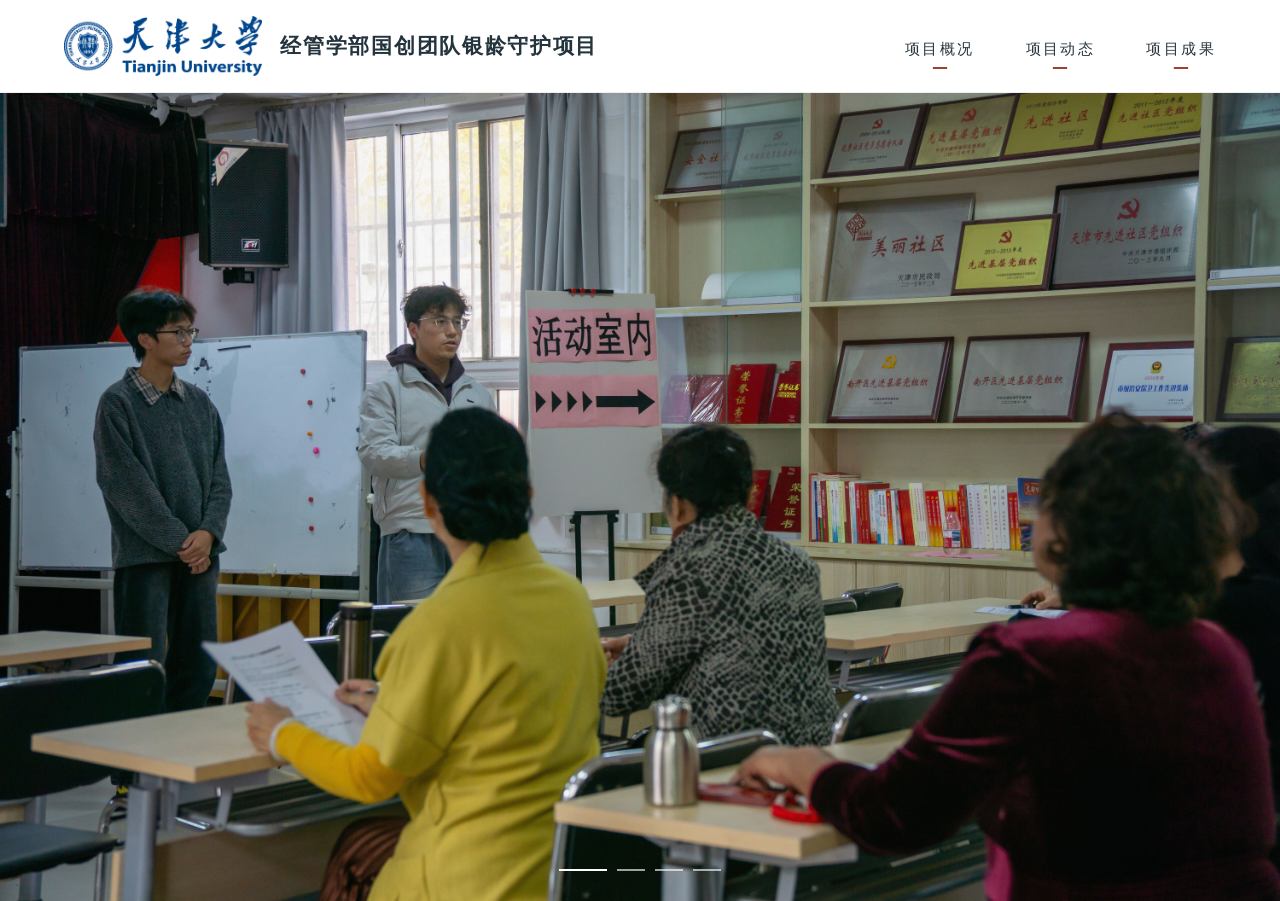
<file: Anti-fraudGuardian/index.html>
<!DOCTYPE html>
<html lang="zh-CN">
<head>
  <meta charset="UTF-8">
  <meta name="viewport" content="width=device-width, initial-scale=1.0">
  <meta name="theme-color" content="#ffffff">
  <title>经管学部国创团队银龄守护项目</title>
  <link rel="stylesheet" href="styles/home.css">
</head>
<body>
  <header class="site-header">
    <a class="brand" href="#" aria-label="银龄守护项目首页">
      <img
        class="brand-logo"
        src="images/tju_tp.png"
        alt="天津大学校徽"
      >
      <span class="brand-title">经管学部国创团队银龄守护项目</span>
    </a>

    <nav class="main-nav" aria-label="主导航">
      <a href="overview.html">项目概况</a>
      <a href="#" class="news-link">项目动态</a>
      <a href="results.html">项目成果</a>
    </nav>

    <button class="menu-button" type="button" aria-label="打开导航菜单" aria-expanded="false">
      <span></span>
      <span></span>
      <span></span>
    </button>
  </header>

  <main>
    <section class="hero-carousel" aria-label="项目图片轮播">
      <div class="carousel-track"></div>

      <button class="carousel-control carousel-prev" type="button" aria-label="上一张图片">
        <span aria-hidden="true">‹</span>
      </button>

      <button class="carousel-control carousel-next" type="button" aria-label="下一张图片">
        <span aria-hidden="true">›</span>
      </button>

      <div class="carousel-dots" aria-label="选择轮播图片"></div>
    </section>

    <span id="overview" class="anchor-target"></span>
    <span id="news" class="anchor-target"></span>
    <span id="results" class="anchor-target"></span>
  </main>

  <script src="scripts/home.js"></script>
  <script>
  document.querySelectorAll(".news-link").forEach((link) => {
    link.addEventListener("click", (event) => {
      event.preventDefault();
      alert("该页面还没有完工哦~看看别的吧");
    });
  });
</script>
</body>
</html>
</file>
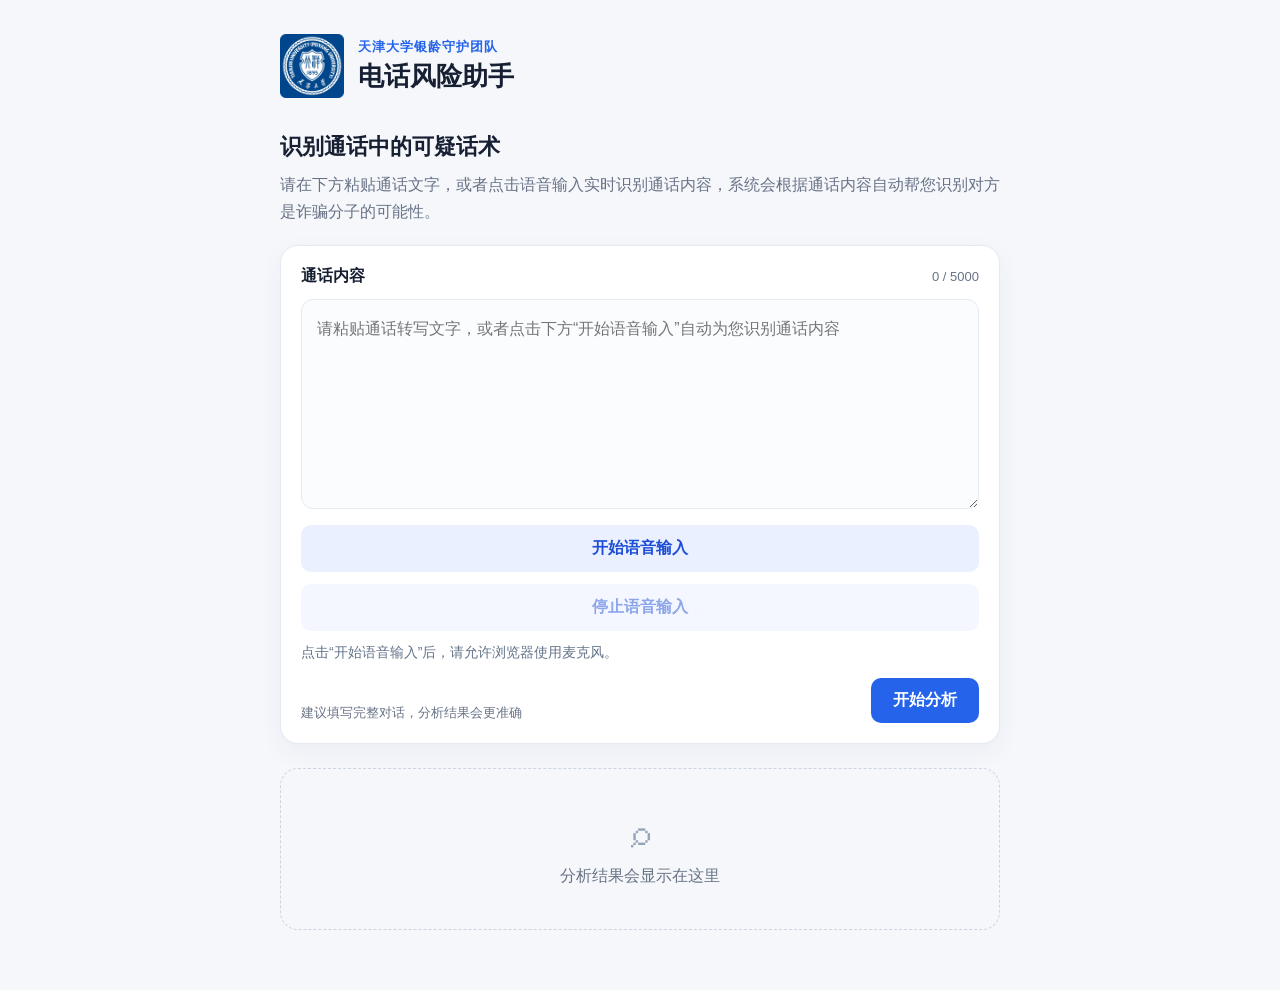
<file: Anti-fraudGuardian/call.html>
<!DOCTYPE html>
<html lang="zh-CN">
<head>
  <meta charset="UTF-8">
  <meta name="viewport" content="width=device-width, initial-scale=1.0">
  <meta name="theme-color" content="#f5f7fb">
  <title>天大银龄守护-电话风险助手</title>
  <link rel="stylesheet" href="styles/style.css">
</head>
<body>
  <main class="app">
    <header class="hero">
      <img
  class="logo"
  src="images/tju_badge_blue_padding.png"
  alt="天津大学校徽"
>
      <div>
        <p class="eyebrow">天津大学银龄守护团队</p>
        <h1>电话风险助手</h1>
      </div>
    </header>

    <section class="intro">
      <h2>识别通话中的可疑话术</h2>
      <p>
        请在下方粘贴通话文字，或者点击语音输入实时识别通话内容，系统会根据通话内容自动帮您识别对方是诈骗分子的可能性。
      </p>
    </section>

    <section class="input-card">
      <div class="section-title">
        <label for="transcript">通话内容</label>
        <span id="charCount">0 / 5000</span>
      </div>

      <textarea
        id="transcript"
        maxlength="5000"
        placeholder="请粘贴通话转写文字，或者点击下方“开始语音输入”自动为您识别通话内容"
      ></textarea>
    <div class="voice-controls">
      <button
        id="startVoiceButton"
        class="secondary-button"
        type="button"
      >
        开始语音输入
      </button>

      <button
        id="stopVoiceButton"
        class="secondary-button"
        type="button"
        disabled
      >
        停止语音输入
      </button>
    </div>

    <p id="voiceStatus" class="voice-status" role="status">
      点击“开始语音输入”后，请允许浏览器使用麦克风。
    </p>
      <div class="input-footer">
        <span class="hint">建议填写完整对话，分析结果会更准确</span>
        <button id="analyzeButton" class="primary-button">开始分析</button>
      </div>
    </section>

    <section id="emptyState" class="empty-state">
      <div class="empty-icon">⌕</div>
      <p>分析结果会显示在这里</p>
    </section>

    <section id="resultSection" class="result-section" hidden>
      <div id="riskCard" class="risk-card">
        <div class="risk-card-top">
          <div>
            <p class="result-label">综合判断</p>
            <h2 id="riskTitle">需要警惕</h2>
          </div>
          <div id="riskScore" class="risk-score">0</div>
        </div>
        <div class="score-track">
          <div id="scoreBar" class="score-bar"></div>
        </div>
        <p id="riskSummary" class="risk-summary"></p>
      </div>

      <div class="result-block">
        <div class="block-title">
          <span class="block-icon">标</span>
          <h3>可疑片段</h3>
        </div>
        <div id="highlightedText" class="highlighted-text"></div>
      </div>

      <div class="result-block">
        <div class="block-title">
          <span class="block-icon">!</span>
          <h3>风险线索</h3>
        </div>
        <div id="reasons" class="reasons"></div>
      </div>

      <div class="advice-card">
        <div class="block-title">
          <span class="block-icon">✓</span>
          <h3>建议</h3>
        </div>
        <p id="advice"></p>
      </div>

      <p class="disclaimer">
        本结果仅根据文字中的风险线索进行辅助判断，不能替代公安机关、银行或其他官方机构的判断。
      </p>

      <button id="resetButton" class="secondary-button">重新分析</button>
    </section>
  </main>

  <script src="scripts/app.js"></script>
  <script src="scripts/app.js"></script>
  <script src="scripts/voice.js"></script>
</body>
</html>
</file>
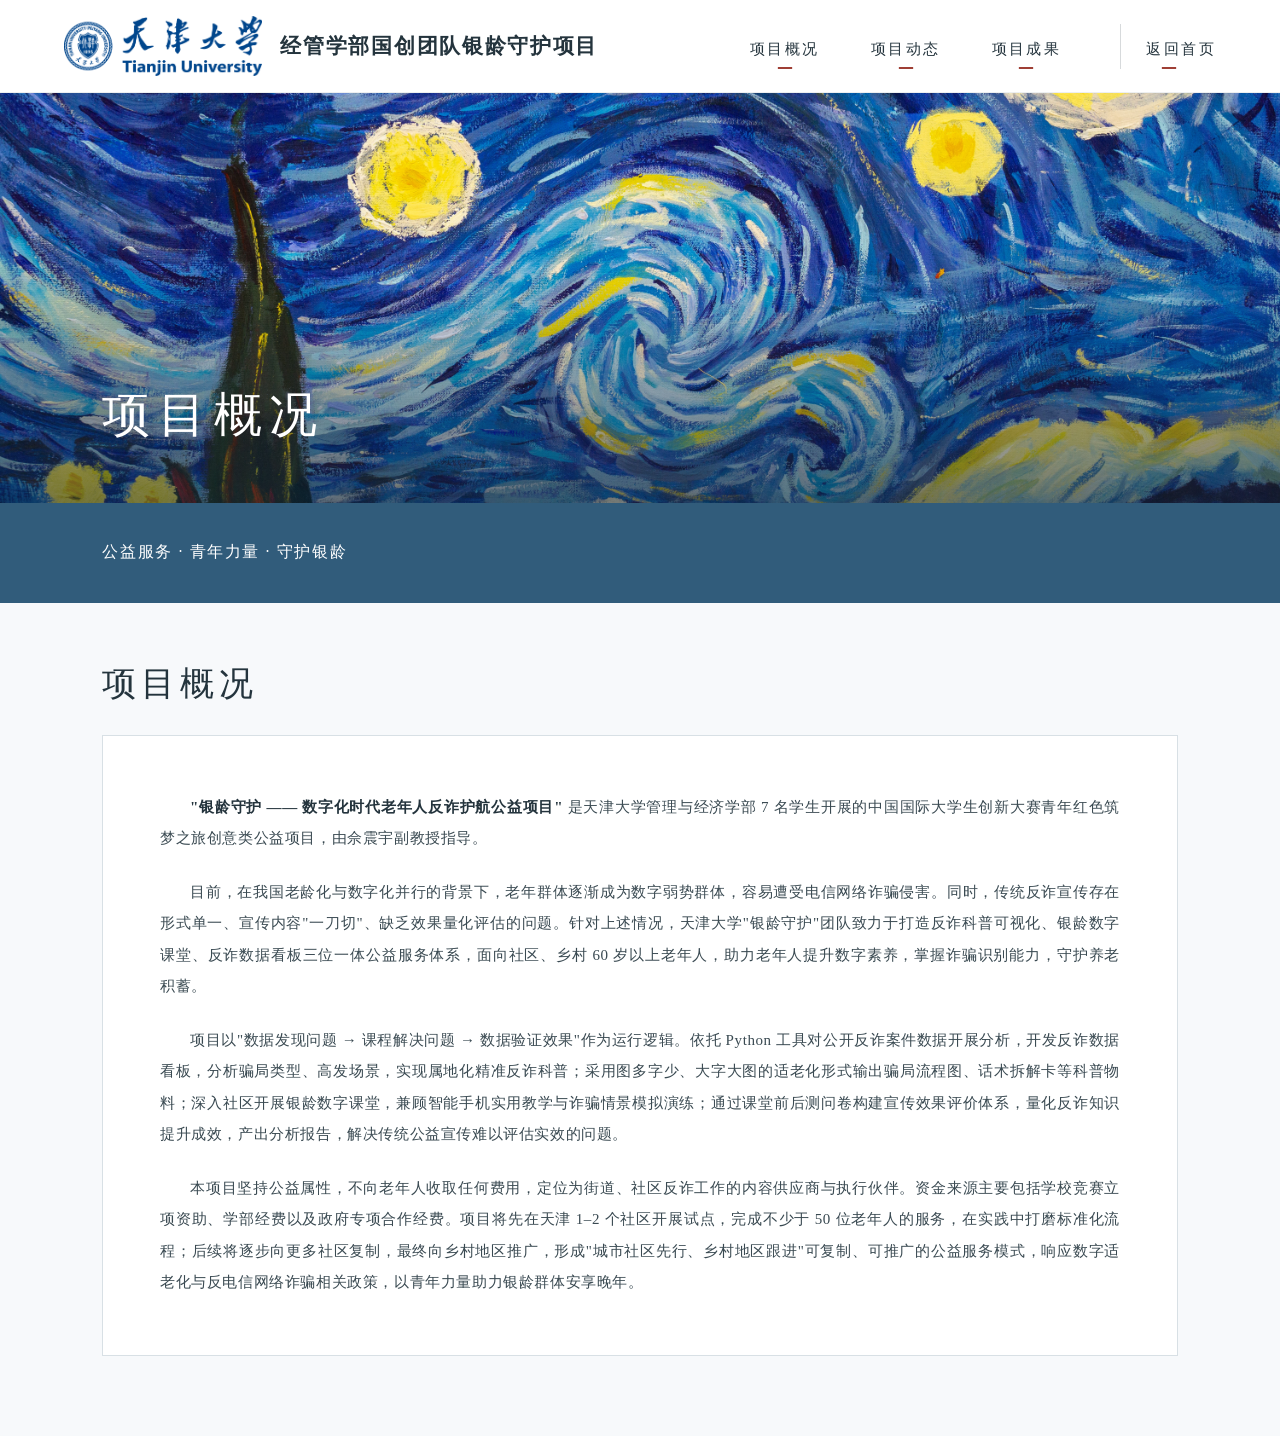
<file: Anti-fraudGuardian/overview.html>
<!DOCTYPE html>
<html lang="zh-CN">
<head>
  <meta charset="UTF-8">
  <meta name="viewport" content="width=device-width, initial-scale=1.0">
  <meta name="theme-color" content="#ffffff">

  <title>项目概况｜银龄守护</title>

  <link rel="stylesheet" href="styles/home.css">
  <link rel="stylesheet" href="styles/overview.css">
</head>
<body>
  <header class="site-header">
    <a class="brand" href="index.html" aria-label="返回银龄守护项目首页">
      <img
        class="brand-logo"
        src="images/tju_tp.png"
        alt="天津大学校徽"
      >
      <span class="brand-title">经管学部国创团队银龄守护项目</span>
    </a>

    <nav class="main-nav" aria-label="主导航">
      <a href="overview.html" class="current">项目概况</a>
      <a href="#" class="news-link">项目动态</a>
      <a href="results.html">项目成果</a>
      <a href="index.html" class="back-home">返回首页</a>
    </nav>

    <button
      class="menu-button"
      type="button"
      aria-label="打开导航菜单"
      aria-expanded="false"
    >
      <span></span>
      <span></span>
      <span></span>
    </button>
  </header>

  <main class="overview-page">
    <!-- 横幅图片与左下角标题 -->
    <section class="overview-banner" aria-label="项目概况">
      <img src="images/overviewimage.jpg" alt="">
      <h1>项目概况</h1>
    </section>

    <!-- 蓝色介绍区块 -->
    <section class="overview-intro">
      <p>公益服务 · 青年力量 · 守护银龄</p>
    </section>

    <!-- 文字内容区域 -->
    <section class="overview-content">
      <h2 class="overview-section-title">项目概况</h2>

      <div class="overview-frame">
        <div class="overview-text">
          <p style="text-indent:2em;">
            <strong>  "银龄守护 —— 数字化时代老年人反诈护航公益项目"</strong>
            是天津大学管理与经济学部 7 名学生开展的中国国际大学生创新大赛青年红色筑梦之旅创意类公益项目，由佘震宇副教授指导。
          </p>

          <p style="text-indent:2em;">
              目前，在我国老龄化与数字化并行的背景下，老年群体逐渐成为数字弱势群体，容易遭受电信网络诈骗侵害。同时，传统反诈宣传存在形式单一、宣传内容"一刀切"、缺乏效果量化评估的问题。针对上述情况，天津大学"银龄守护"团队致力于打造反诈科普可视化、银龄数字课堂、反诈数据看板三位一体公益服务体系，面向社区、乡村 60 岁以上老年人，助力老年人提升数字素养，掌握诈骗识别能力，守护养老积蓄。
          </p>

          <p style="text-indent:2em;">
              项目以"数据发现问题 → 课程解决问题 → 数据验证效果"作为运行逻辑。依托 Python 工具对公开反诈案件数据开展分析，开发反诈数据看板，分析骗局类型、高发场景，实现属地化精准反诈科普；采用图多字少、大字大图的适老化形式输出骗局流程图、话术拆解卡等科普物料；深入社区开展银龄数字课堂，兼顾智能手机实用教学与诈骗情景模拟演练；通过课堂前后测问卷构建宣传效果评价体系，量化反诈知识提升成效，产出分析报告，解决传统公益宣传难以评估实效的问题。
          </p>

          <p style="text-indent:2em;">
              本项目坚持公益属性，不向老年人收取任何费用，定位为街道、社区反诈工作的内容供应商与执行伙伴。资金来源主要包括学校竞赛立项资助、学部经费以及政府专项合作经费。项目将先在天津 1–2 个社区开展试点，完成不少于 50 位老年人的服务，在实践中打磨标准化流程；后续将逐步向更多社区复制，最终向乡村地区推广，形成"城市社区先行、乡村地区跟进"可复制、可推广的公益服务模式，响应数字适老化与反电信网络诈骗相关政策，以青年力量助力银龄群体安享晚年。
          </p>
   
        </div>
      </div>
    </section>
  </main>

  <script>
    const menuButton = document.querySelector(".menu-button");
    const navigation = document.querySelector(".main-nav");

    menuButton.addEventListener("click", () => {
      const isOpen = navigation.classList.toggle("is-open");
      menuButton.setAttribute("aria-expanded", String(isOpen));
    });

    navigation.querySelectorAll("a").forEach((link) => {
      link.addEventListener("click", () => {
        navigation.classList.remove("is-open");
        menuButton.setAttribute("aria-expanded", "false");
      });
    });

   document.querySelectorAll(".news-link").forEach((link) => {
      link.addEventListener("click", (event) => {
        event.preventDefault();
        alert("该页面还没有完工哦~看看别的吧");
     });
    });

  </script>
</body>
</html>
</file>
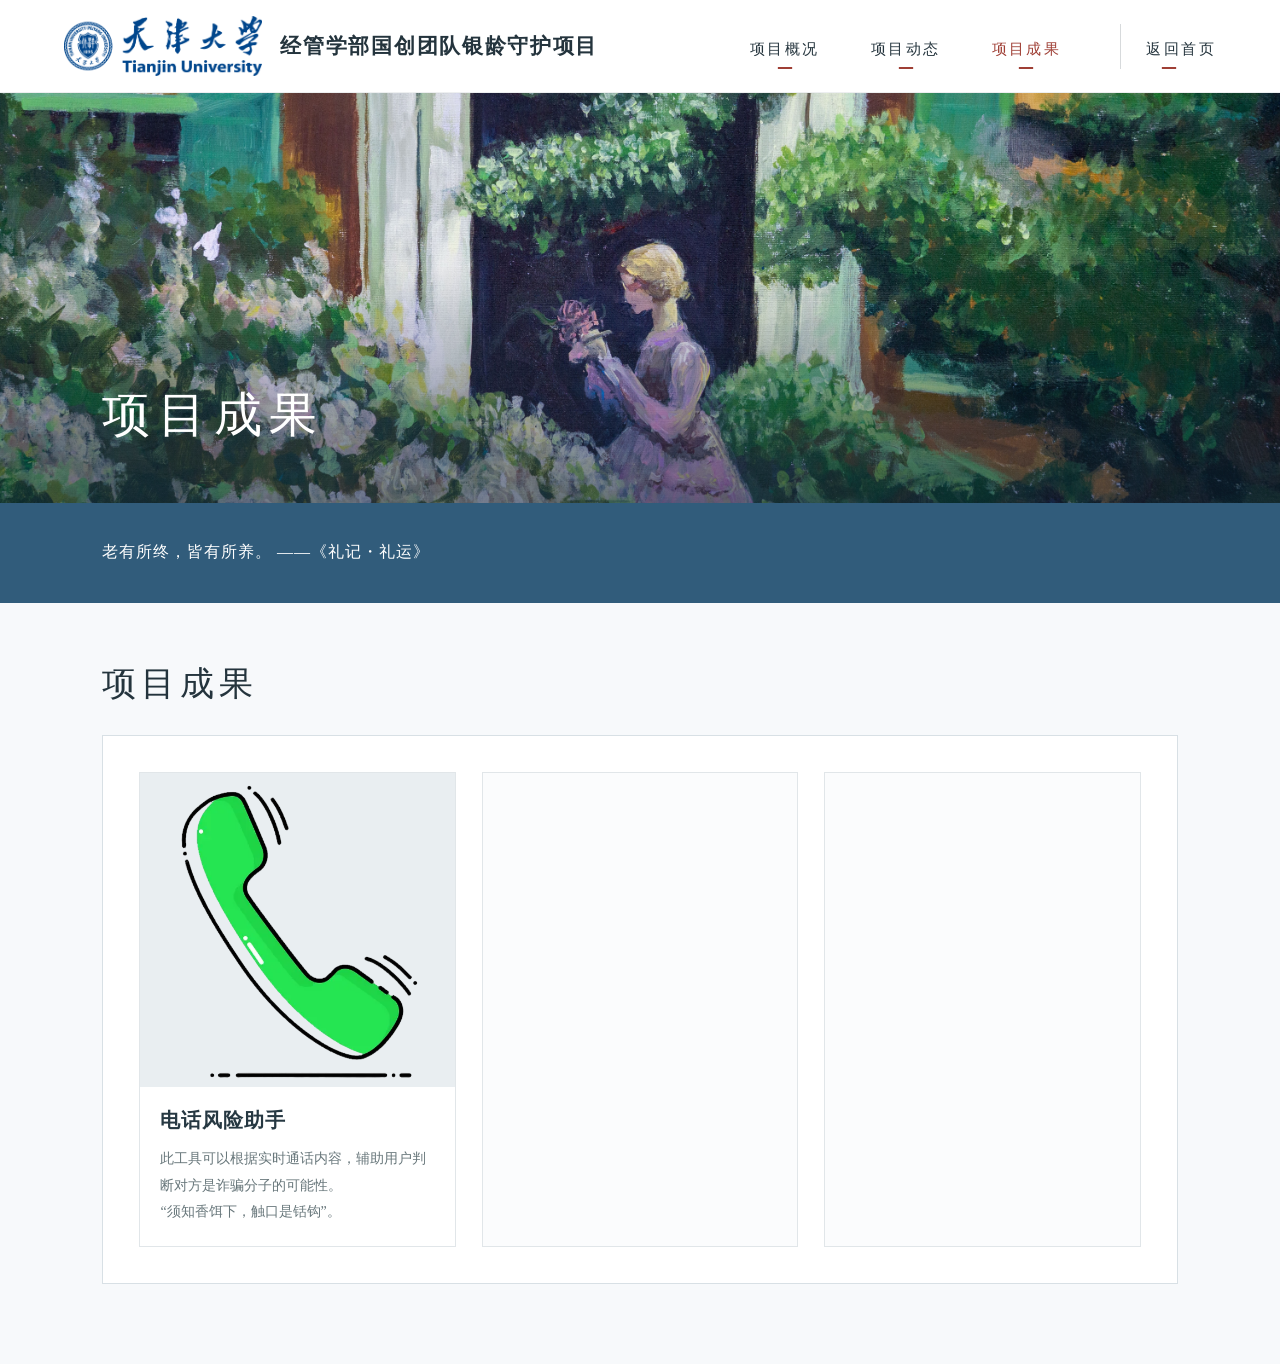
<file: Anti-fraudGuardian/results.html>
<!DOCTYPE html>
<html lang="zh-CN">
<head>
  <meta charset="UTF-8">
  <meta name="viewport" content="width=device-width, initial-scale=1.0">
  <meta name="theme-color" content="#ffffff">

  <title>项目成果｜银龄守护</title>

  <link rel="stylesheet" href="styles/home.css">
  <link rel="stylesheet" href="styles/results.css">
</head>
<body>
  <header class="site-header">
    <a class="brand" href="index.html" aria-label="返回银龄守护项目首页">
      <img
        class="brand-logo"
        src="images/tju_tp.png"
        alt="天津大学校徽"
      >
      <span class="brand-title">经管学部国创团队银龄守护项目</span>
    </a>

    <nav class="main-nav" aria-label="主导航">
      <a href="overview.html">项目概况</a>
      <a href="#" class="news-link">项目动态</a>
      <a href="results.html" class="current">项目成果</a>
      <a href="index.html" class="back-home">返回首页</a>
    </nav>

    <button
      class="menu-button"
      type="button"
      aria-label="打开导航菜单"
      aria-expanded="false"
    >
      <span></span>
      <span></span>
      <span></span>
    </button>
  </header>

<main class="results-page">
  <!-- 横幅图片与左下角标题 -->
  <section class="results-banner" aria-label="项目成果">
    <img src="images/resultimage.jpg" alt="">
    <h1>项目成果</h1>
  </section>

  <!-- 蓝色介绍区块 -->
  <section class="results-intro">
    <p>老有所终，皆有所养。  ——《礼记・礼运》</p>
  </section>

  <!-- 成果卡片区域 -->
  <section class="results-content">
    <h2 class="results-section-title">项目成果</h2>

    <div class="results-frame">
      <div class="result-cards">
        <a class="result-card" href="call.html">
          <div class="result-card-image">
            <!-- 将此图片替换为实际成果图片 -->
            <img src="images/call-cover.png" alt="电话风险助手">
          </div>

          <div class="result-card-text">
            <h3>电话风险助手</h3>
            <p>
              此工具可以根据实时通话内容，辅助用户判断对方是诈骗分子的可能性。
              <br>“须知香饵下，触口是铦钩”。
            </p>
          </div>
        </a>

        <!-- 预留另外两个卡片位置 -->
        <div class="result-card result-card-placeholder" aria-hidden="true"></div>
        <div class="result-card result-card-placeholder" aria-hidden="true"></div>
      </div>
    </div>
  </section>
</main>

  <script>
    const menuButton = document.querySelector(".menu-button");
    const navigation = document.querySelector(".main-nav");

    menuButton.addEventListener("click", () => {
      const isOpen = navigation.classList.toggle("is-open");
      menuButton.setAttribute("aria-expanded", String(isOpen));
    });

    navigation.querySelectorAll("a").forEach((link) => {
      link.addEventListener("click", () => {
        navigation.classList.remove("is-open");
        menuButton.setAttribute("aria-expanded", "false");
      });
    });
  </script>
  <script>
  document.querySelectorAll(".news-link").forEach((link) => {
    link.addEventListener("click", (event) => {
      event.preventDefault();
      alert("该页面还没有完工哦~看看别的吧");
    });
  });
</script>
</body>
</html>
</file>
<file: Anti-fraudGuardian/styles/home.css>
:root {
  --ink: #24343d;
  --muted: #68777b;
  --red: #9f3f35;
  --gold: #bd8e56;
  --line: rgba(36, 52, 61, 0.2);
  --white: #ffffff;
}

* {
  box-sizing: border-box;
}

html {
  scroll-behavior: smooth;
}

body {
  margin: 0;
  min-width: 320px;
  background: var(--white);
  color: var(--ink);
  font-family:
    "Noto Serif SC",
    "Source Han Serif SC",
    "Songti SC",
    "STSong",
    "Microsoft YaHei",
    serif;
}

button,
a {
  font: inherit;
}

button {
  border: 0;
}

.site-header {
  position: relative;
  z-index: 10;
  display: flex;
  align-items: center;
  justify-content: space-between;
  min-height: 92px;
  padding: 16px clamp(24px, 5vw, 76px);
  background: rgba(255, 255, 255, 0.98);
  border-bottom: 1px solid rgba(36, 52, 61, 0.08);
}

.brand {
  display: inline-flex;
  align-items: center;
  min-width: 0;
  color: var(--ink);
  text-decoration: none;
}

.brand-logo {
  display: block;
  width: auto;
  height: 60px;
  object-fit: contain;
  flex: 0 0 auto;
}

.brand-title {
  margin-left: 18px;
  color: var(--ink);
  font-size: clamp(16px, 1.65vw, 30px);
  font-weight: 600;
  letter-spacing: 0.08em;
  white-space: nowrap;
}

.main-nav {
  display: flex;
  align-items: center;
  gap: clamp(28px, 4vw, 64px);
  margin-left: 32px;
}

.main-nav a {
  position: relative;
  padding: 16px 0 10px;
  color: var(--ink);
  font-size: 15px;
  letter-spacing: 0.16em;
  text-decoration: none;
  white-space: nowrap;
  transition: color 180ms ease;
}

.main-nav a::after {
  position: absolute;
  right: 0;
  bottom: 0;
  left: 0;
  width: 22px;
  height: 2px;
  margin: auto;
  background: var(--red);
  content: "";
  transform: scaleX(0.65);
  transform-origin: center;
  transition: transform 180ms ease, width 180ms ease;
}

.main-nav a:hover,
.main-nav a:focus-visible {
  color: var(--red);
}

.main-nav a:hover::after,
.main-nav a:focus-visible::after {
  width: 34px;
  transform: scaleX(1);
}

.menu-button {
  display: none;
  width: 42px;
  height: 42px;
  padding: 9px;
  background: transparent;
  cursor: pointer;
}

.menu-button span {
  display: block;
  height: 1px;
  margin: 6px 0;
  background: var(--ink);
}

.hero-carousel {
  position: relative;
  width: 100%;
  height: calc(100vh - 92px);
  min-height: 520px;
  overflow: hidden;
  background: #ede8df;
}

.carousel-track {
  position: absolute;
  inset: 0;
}

.carousel-slide {
  position: absolute;
  inset: 0;
  background-position: center;
  background-size: cover;
  opacity: 0;
  transform: scale(1.025);
  transition: opacity 900ms ease, transform 6s ease;
}

.carousel-slide.is-active {
  opacity: 1;
  transform: scale(1);
}

.carousel-slide::after {
  position: absolute;
  inset: 0;
  background: linear-gradient(
    90deg,
    rgba(33, 44, 47, 0.08),
    rgba(255, 255, 255, 0.02) 55%,
    rgba(33, 44, 47, 0.1)
  );
  content: "";
}

.carousel-control {
  position: absolute;
  top: 50%;
  z-index: 2;
  display: grid;
  width: 48px;
  height: 48px;
  place-items: center;
  border: 1px solid rgba(255, 255, 255, 0.7);
  border-radius: 50%;
  background: rgba(36, 52, 61, 0.18);
  color: var(--white);
  cursor: pointer;
  opacity: 0;
  transform: translateY(-50%);
  transition: opacity 180ms ease, background 180ms ease;
}

.hero-carousel:hover .carousel-control,
.carousel-control:focus-visible {
  opacity: 1;
}

.carousel-control:hover {
  background: rgba(159, 63, 53, 0.78);
}

.carousel-control span {
  margin-top: -4px;
  font-family: Arial, sans-serif;
  font-size: 34px;
  font-weight: 200;
  line-height: 1;
}

.carousel-prev {
  left: clamp(18px, 3vw, 48px);
}

.carousel-next {
  right: clamp(18px, 3vw, 48px);
}

.carousel-dots {
  position: absolute;
  bottom: 30px;
  left: 50%;
  z-index: 2;
  display: flex;
  gap: 10px;
  transform: translateX(-50%);
}

.carousel-dot {
  width: 28px;
  height: 2px;
  padding: 0;
  background: rgba(255, 255, 255, 0.62);
  cursor: pointer;
  transition: width 180ms ease, background 180ms ease;
}

.carousel-dot.is-active {
  width: 48px;
  background: var(--white);
}

.anchor-target {
  position: absolute;
  top: -100px;
}

@media (max-width: 760px) {
  .site-header {
    min-height: 76px;
    padding: 12px 18px;
  }

  .brand-logo {
    width: 48px;
    height: 48px;
  }

  .brand-title {
    max-width: 210px;
    margin-left: 11px;
    font-size: 14px;
    line-height: 1.5;
    letter-spacing: 0.04em;
    white-space: normal;
  }

  .menu-button {
    display: block;
  }

  .main-nav {
    position: absolute;
    top: 100%;
    right: 18px;
    left: 18px;
    display: none;
    flex-direction: column;
    align-items: stretch;
    gap: 0;
    margin: 0;
    padding: 10px 20px;
    background: rgba(255, 255, 255, 0.98);
    border: 1px solid rgba(36, 52, 61, 0.1);
    box-shadow: 0 12px 28px rgba(36, 52, 61, 0.1);
  }

  .main-nav.is-open {
    display: flex;
  }

  .main-nav a {
    padding: 14px 0;
  }

  .main-nav a::after {
    right: auto;
    left: 0;
    margin: 0;
  }

  .hero-carousel {
    height: calc(100vh - 76px);
    min-height: 420px;
  }

  .carousel-control {
    width: 38px;
    height: 38px;
    opacity: 1;
  }

  .carousel-control span {
    font-size: 28px;
  }

  .carousel-dots {
    bottom: 20px;
  }
}

@media (prefers-reduced-motion: reduce) {
  html {
    scroll-behavior: auto;
  }

  .carousel-slide {
    transition: opacity 300ms ease;
    transform: none;
  }
}
</file>
<file: Anti-fraudGuardian/styles/style.css>
:root {
  --blue: #2563eb;
  --blue-dark: #1d4ed8;
  --text: #172033;
  --muted: #687386;
  --border: #e5eaf1;
  --background: #f5f7fb;
  --white: #ffffff;
  --danger: #dc2626;
  --warning: #d97706;
  --safe: #15803d;
}

* {
  box-sizing: border-box;
}

body {
  margin: 0;
  min-width: 320px;
  background: var(--background);
  color: var(--text);
  font-family:
    -apple-system, BlinkMacSystemFont, "Segoe UI",
    "PingFang SC", "Microsoft YaHei", sans-serif;
}

button,
textarea {
  font: inherit;
}

.app {
  width: min(100% - 32px, 720px);
  margin: 0 auto;
  padding: 34px 0 60px;
}

.hero {
  display: flex;
  align-items: center;
  gap: 14px;
  margin-bottom: 34px;
}

.logo {
  display: block;
  width: 64px;
  height: 64px;
  flex: 0 0 64px;
  object-fit: contain;
}

.eyebrow {
  margin: 0 0 3px;
  color: var(--blue);
  font-size: 13px;
  font-weight: 700;
  letter-spacing: 0.08em;
}

h1,
h2,
h3,
p {
  margin-top: 0;
}

h1 {
  margin-bottom: 0;
  font-size: 26px;
}

.intro {
  margin-bottom: 20px;
}

.intro h2 {
  margin-bottom: 9px;
  font-size: 22px;
}

.intro p {
  margin-bottom: 0;
  color: var(--muted);
  line-height: 1.7;
}

.input-card,
.result-block,
.advice-card,
.risk-card {
  border: 1px solid var(--border);
  border-radius: 18px;
  background: var(--white);
  box-shadow: 0 8px 24px rgba(33, 50, 80, 0.05);
}

.input-card {
  padding: 20px;
}

.section-title,
.input-footer,
.risk-card-top,
.block-title {
  display: flex;
  align-items: center;
  justify-content: space-between;
}

.section-title {
  margin-bottom: 12px;
}

.section-title label {
  font-size: 16px;
  font-weight: 700;
}

.section-title span {
  color: var(--muted);
  font-size: 13px;
}

textarea {
  display: block;
  width: 100%;
  min-height: 210px;
  padding: 15px;
  resize: vertical;
  border: 1px solid var(--border);
  border-radius: 12px;
  outline: none;
  background: #fbfcfe;
  color: var(--text);
  font-size: 16px;
  line-height: 1.7;
}

textarea:focus {
  border-color: var(--blue);
  box-shadow: 0 0 0 3px rgba(37, 99, 235, 0.12);
}

.input-footer {
  align-items: flex-end;
  gap: 16px;
  margin-top: 14px;
}

.hint {
  color: var(--muted);
  font-size: 13px;
  line-height: 1.5;
}

button {
  cursor: pointer;
  border: 0;
  border-radius: 10px;
  font-weight: 700;
  transition: opacity 0.2s, transform 0.2s;
}

button:hover {
  opacity: 0.9;
}

button:active {
  transform: translateY(1px);
}

.primary-button {
  flex: 0 0 auto;
  padding: 12px 22px;
  background: var(--blue);
  color: white;
}

.secondary-button {
  width: 100%;
  padding: 13px;
  background: #eaf0ff;
  color: var(--blue-dark);
}

.empty-state {
  margin-top: 24px;
  padding: 42px 20px;
  border: 1px dashed #cbd5e1;
  border-radius: 18px;
  color: var(--muted);
  text-align: center;
}

.empty-state p {
  margin-bottom: 0;
}

.empty-icon {
  margin-bottom: 12px;
  color: #94a3b8;
  font-size: 38px;
}

.result-section {
  margin-top: 24px;
}

.risk-card {
  padding: 22px;
  border-top: 5px solid var(--warning);
}

.result-label {
  margin-bottom: 5px;
  color: var(--muted);
  font-size: 14px;
}

.risk-card h2 {
  margin-bottom: 0;
  font-size: 26px;
}

.risk-score {
  display: grid;
  width: 58px;
  height: 58px;
  place-items: center;
  border-radius: 50%;
  background: #fff1d6;
  color: var(--warning);
  font-size: 21px;
  font-weight: 800;
}

.score-track {
  height: 8px;
  margin: 22px 0 14px;
  overflow: hidden;
  border-radius: 10px;
  background: #edf0f5;
}

.score-bar {
  width: 0;
  height: 100%;
  border-radius: inherit;
  background: var(--warning);
  transition: width 0.5s ease;
}

.risk-summary {
  margin-bottom: 0;
  color: var(--muted);
  line-height: 1.6;
}

.result-block,
.advice-card {
  margin-top: 16px;
  padding: 20px;
}

.block-title {
  justify-content: flex-start;
  gap: 9px;
  margin-bottom: 14px;
}

.block-title h3 {
  margin-bottom: 0;
  font-size: 17px;
}

.block-icon {
  display: grid;
  width: 26px;
  height: 26px;
  place-items: center;
  border-radius: 8px;
  background: #eaf0ff;
  color: var(--blue);
  font-size: 14px;
  font-weight: 800;
}

.highlighted-text {
  padding: 15px;
  border-radius: 12px;
  background: #f8fafc;
  white-space: pre-wrap;
  line-height: 1.9;
}

.highlight {
  padding: 2px 4px;
  border-radius: 4px;
  background: #ffdfdf;
  color: #b42318;
  font-weight: 700;
}

.reasons {
  display: grid;
  gap: 10px;
}

.reason {
  padding: 13px 14px;
  border-radius: 10px;
  background: #fff8eb;
  color: #754d08;
  line-height: 1.6;
}

.reason strong {
  display: block;
  margin-bottom: 3px;
  color: #8a5a00;
}

.advice-card {
  background: #eff6ff;
}

.advice-card p {
  margin-bottom: 0;
  color: #24466f;
  line-height: 1.7;
}

.disclaimer {
  margin: 18px 4px;
  color: var(--muted);
  font-size: 12px;
  line-height: 1.6;
}

@media (max-width: 520px) {
  .app {
    width: min(100% - 22px, 720px);
    padding-top: 24px;
  }

  .input-footer {
    align-items: stretch;
    flex-direction: column;
  }

  .primary-button {
    width: 100%;
  }

  textarea {
    min-height: 230px;
  }
}

.voice-controls {
  display: flex;
  flex-wrap: wrap;
  gap: 12px;
  margin-top: 16px;
}

.voice-controls button:disabled {
  opacity: 0.5;
  cursor: not-allowed;
}

.voice-status {
  margin: 10px 0 0;
  color: #64748b;
  font-size: 14px;
  line-height: 1.6;
}
</file>
<file: Anti-fraudGuardian/styles/overview.css>
.overview-page {
  min-height: calc(100vh - 92px);
  padding-bottom: 80px;
  background: #f7f9fb;
}

/* 横幅图片 */
.overview-banner {
  position: relative;
  height: clamp(240px, 32vw, 420px);
  overflow: hidden;
  background: #dce5ea;
}

.overview-banner img {
  display: block;
  width: 100%;
  height: 100%;
  object-fit: cover;
}

.overview-banner::after {
  position: absolute;
  inset: 0;
  background: linear-gradient(
    0deg,
    rgba(14, 35, 53, 0.55),
    transparent 58%
  );
  content: "";
}

.overview-banner h1 {
  position: absolute;
  bottom: clamp(24px, 5vw, 56px);
  left: clamp(24px, 8vw, 120px);
  z-index: 1;
  margin: 0;
  color: #fff;
  font-size: clamp(30px, 4vw, 48px);
  font-weight: 500;
  letter-spacing: 0.16em;
}

/* 蓝色矩形区块 */
.overview-intro {
  display: flex;
  min-height: 100px;
  align-items: center;
  padding: 24px clamp(24px, 8vw, 120px);
  background: #315c7b;
  color: #fff;
}

.overview-intro p {
  margin: 0;
  font-size: 16px;
  line-height: 1.9;
  letter-spacing: 0.1em;
}

/* 下方文字内容区域 */
.overview-content {
  padding: 58px clamp(24px, 8vw, 120px) 0;
}

.overview-section-title {
  margin: 0 0 28px;
  color: #24343d;
  font-size: clamp(25px, 3vw, 34px);
  font-weight: 500;
  letter-spacing: 0.14em;
}

.overview-frame {
  padding: clamp(32px, 5vw, 56px);
  border: 1px solid #d8e0e5;
  background: #fff;
}

.overview-text {
  max-width: 960px;
  margin: 0 auto;
  color: #3a4a52;
}

.overview-text p {
  margin: 0 0 22px;
  font-size: 15px;
  line-height: 2.1;
  letter-spacing: 0.04em;
  text-align: justify;
}

.overview-text p:last-child {
  margin-bottom: 0;
}

.overview-text strong {
  color: #24343d;
  font-weight: 600;
}

.main-nav .back-home {
  margin-left: 8px;
  padding-left: 25px;
  border-left: 1px solid rgba(36, 52, 61, 0.18);
}
@media (max-width: 760px) {
  .overview-page {
    min-height: calc(100vh - 76px);
  }

  .overview-intro {
    min-height: 88px;
    padding: 20px;
  }

  .overview-content {
    padding-top: 40px;
  }

  .overview-frame {
    padding: 24px 18px;
  }

  .overview-text p {
    font-size: 14px;
    line-height: 2;
    text-align: left;
  }
}
</file>
<file: Anti-fraudGuardian/styles/results.css>
.results-page {
  min-height: calc(100vh - 92px);
  padding-bottom: 80px;
  background: #f7f9fb;
}

/* 横幅图片 */
.results-banner {
  position: relative;
  height: clamp(240px, 32vw, 420px);
  overflow: hidden;
  background: #dce5ea;
}

.results-banner img {
  display: block;
  width: 100%;
  height: 100%;
  object-fit: cover;
}

.results-banner::after {
  position: absolute;
  inset: 0;
  background: linear-gradient(
    0deg,
    rgba(14, 35, 53, 0.55),
    transparent 58%
  );
  content: "";
}

.results-banner h1 {
  position: absolute;
  bottom: clamp(24px, 5vw, 56px);
  left: clamp(24px, 8vw, 120px);
  z-index: 1;
  margin: 0;
  color: #fff;
  font-size: clamp(30px, 4vw, 48px);
  font-weight: 500;
  letter-spacing: 0.16em;
}

/* 蓝色矩形区块 */
.results-intro {
  display: flex;
  min-height: 100px;
  align-items: center;
  padding: 24px clamp(24px, 8vw, 120px);
  background: #315c7b;
  color: #fff;
}

.results-intro p {
  margin: 0;
  font-size: 16px;
  line-height: 1.9;
  letter-spacing: 0.06em;
}

/* 下方成果卡片区域 */
.results-content {
  padding: 58px clamp(24px, 8vw, 120px) 0;
}

.results-section-title {
  margin: 0 0 28px;
  color: #24343d;
  font-size: clamp(25px, 3vw, 34px);
  font-weight: 500;
  letter-spacing: 0.14em;
}

.results-frame {
  padding: clamp(20px, 3vw, 36px);
  border: 1px solid #d8e0e5;
  background: #fff;
}

.result-cards {
  display: grid;
  grid-template-columns: repeat(3, minmax(0, 1fr));
  gap: clamp(16px, 2vw, 28px);
}

.result-card {
  display: block;
  overflow: hidden;
  color: #24343d;
  background: #fff;
  border: 1px solid #e1e6e9;
  text-decoration: none;
  transition: transform 180ms ease, box-shadow 180ms ease;
}

a.result-card:hover,
a.result-card:focus-visible {
  box-shadow: 0 12px 28px rgba(30, 58, 76, 0.12);
  transform: translateY(-5px);
}

/* 卡片上半部分：正方形图片 */
.result-card-image {
  width: 100%;
  aspect-ratio: 1 / 1;
  overflow: hidden;
  background: #e9eef1;
}

.result-card-image img {
  display: block;
  width: 100%;
  height: 100%;
  object-fit: cover;
  transition: transform 300ms ease;
}

a.result-card:hover .result-card-image img {
  transform: scale(1.04);
}

/* 卡片下半部分：文字说明 */
.result-card-text {
  min-height: 150px;
  padding: 20px;
}

.result-card-text h3 {
  margin: 0 0 12px;
  color: #263842;
  font-size: 20px;
  font-weight: 600;
  letter-spacing: 0.05em;
}

.result-card-text p {
  margin: 0;
  color: #68777b;
  font-size: 14px;
  line-height: 1.9;
}

/* 暂未使用的卡片占位框 */
.result-card-placeholder {
  min-height: 300px;
  background: #fbfcfd;
}

@media (max-width: 760px) {
  .results-page {
    min-height: calc(100vh - 76px);
  }

  .results-intro {
    min-height: 88px;
  }

  .results-content {
    padding-top: 40px;
  }

  .result-cards {
    grid-template-columns: 1fr;
  }

  .result-card-placeholder {
    display: none;
  }

  .result-card-text {
    min-height: auto;
  }
}
.main-nav .current {
  color: #9f3f35;
}

.main-nav .back-home {
  margin-left: 8px;
  padding-left: 25px;
  border-left: 1px solid rgba(36, 52, 61, 0.18);
}

@media (max-width: 760px) {
  .results-page {
    min-height: calc(100vh - 76px);
    padding: 54px 20px 70px;
  }

  .results-heading {
    margin-bottom: 36px;
  }

  .section-description {
    font-size: 14px;
    letter-spacing: 0.04em;
  }

  .result-list {
    grid-template-columns: minmax(0, 360px);
  }

  .main-nav .back-home {
    margin-left: 0;
    padding-left: 0;
    border-left: 0;
  }
}
</file>
